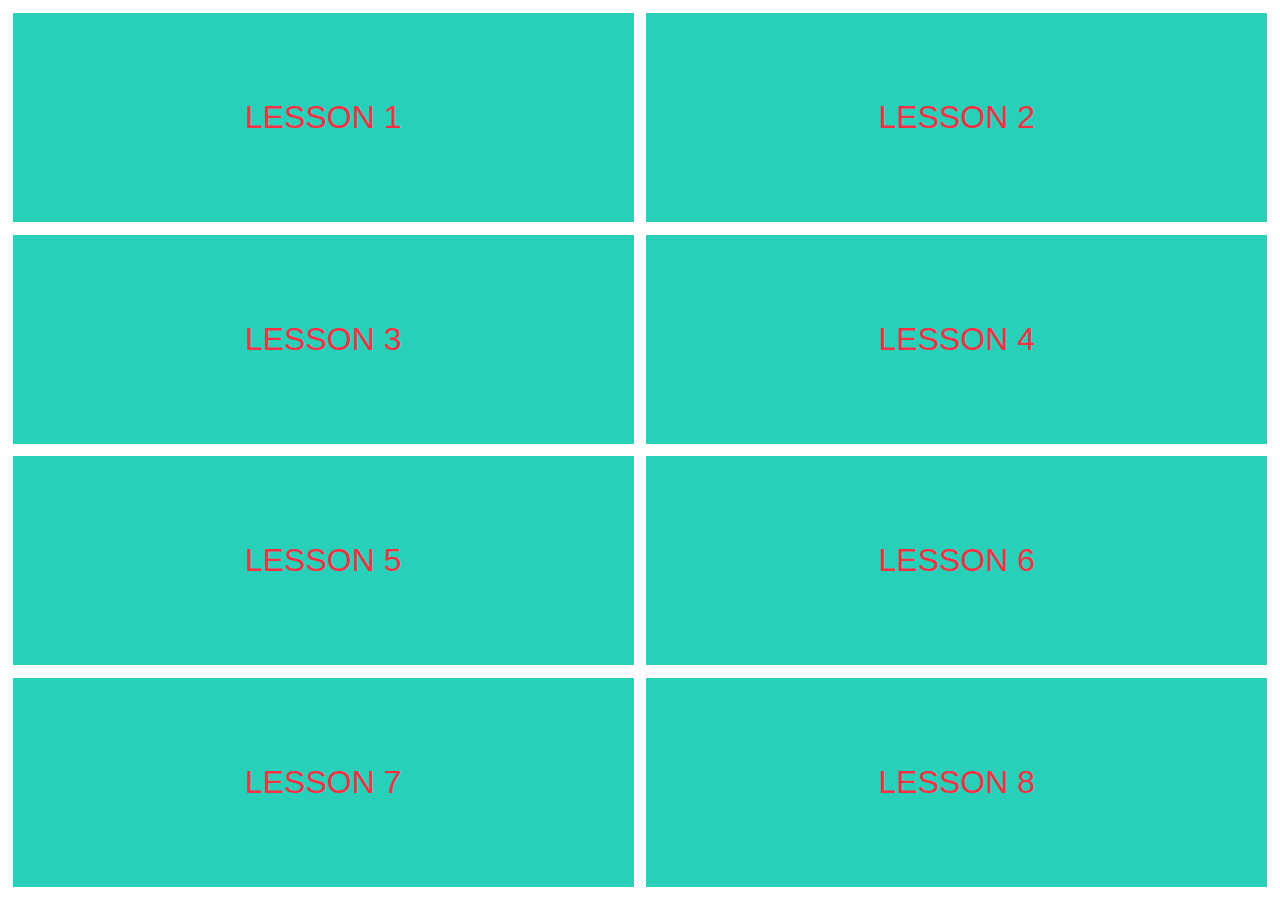
<file: index.html>
<!DOCTYPE html>
<html lang="en" dir="ltr">
  <head>
    <meta charset="utf-8">
    <meta name="viewport" content="width=device-width initial-scale=1.0">
    <title>JS level 1</title>
    <link rel="stylesheet" href="css/style.css">
  </head>
  <body>
    <div class="container container-grid">
      <a class='container--link' href="html/lesson_1.html">Lesson 1</a>
      <a class='container--link' href="html/lesson_2.html">Lesson 2</a>
      <a class='container--link' href="html/lesson_3.html">Lesson 3</a>
      <a class='container--link' href="html/lesson_4.html">Lesson 4</a>
      <a class='container--link' href="html/lesson_5.html">Lesson 5</a>
      <a class='container--link' href="html/lesson_6.html">Lesson 6</a>
      <a class='container--link' href="html/lesson_7.html">Lesson 7</a>
      <a class='container--link' href="html/lesson_8.html">Lesson 8</a>
    </div>
  </body>
</html>
</file>
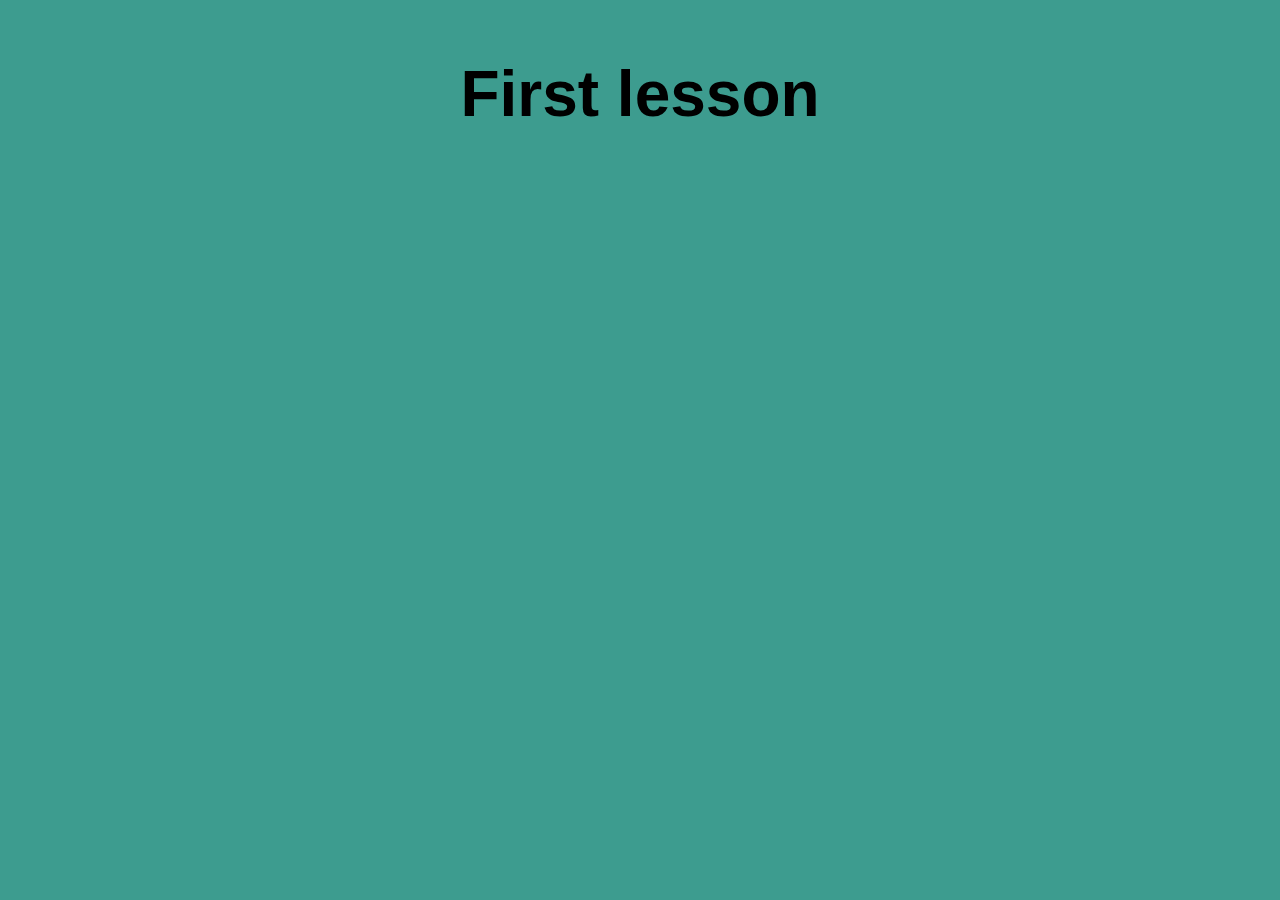
<file: html/lesson_1.html>
<!DOCTYPE html>
<html lang="en" dir="ltr">
  <head>
    <meta charset="utf-8">
    <meta name="viewport" content="width=device-width initial-scale=1.0">
    <title>Lesson 1</title>
    <link rel="stylesheet" href="../css/style.css">
    <link rel="stylesheet" href="../css/media.css">
    <!-- Fourth exercise -->
    <script src="../js/lesson_1.js" defer></script>
  </head>
  <body>
    <div class="container container__lesson">
        <h1 class="lesson-title">
          <a class="lesson-link" href="lesson_1.html">First lesson</a>
        </h1>
      </div>
  </body>
</html>
</file>
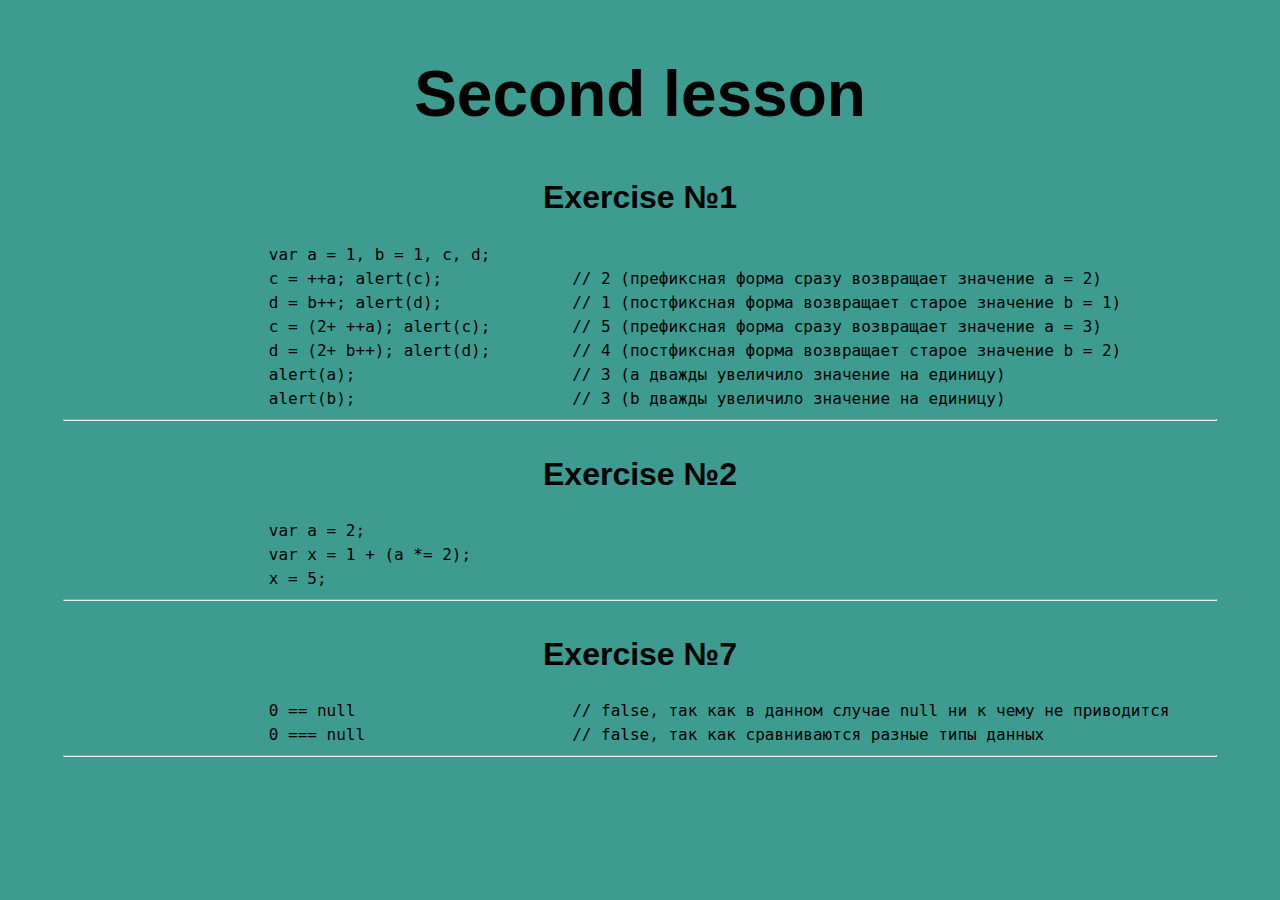
<file: html/lesson_2.html>
<!DOCTYPE html>
<html lang="en" dir="ltr">
  <head>
    <meta charset="utf-8">
    <meta name="viewport" content="width=device-width initial-scale=1.0">
    <title>Lesson 2</title>
    <link rel="stylesheet" href="../css/style.css">
    <link rel="stylesheet" href="../css/lesson_2.css">
    <link rel="stylesheet" href="../css/media.css">
  </head>
  <body>
    <div class="container container__lesson">
      <h1 class="lesson-title">
        <a class="lesson-link" href="lesson_2.html">Second lesson</a>
      </h1>
      <div class="exercise">
        <h2 class="exercise--title">Exercise №1</h2>
        <div class="exercise--wrp">
          <p class="exercise--line">
            <code>
              <span>var a = 1, b = 1, c, d;</span>
              <span></span>
            </code>
          </p>
          <p class="exercise--line">
            <code>
              <span>c = ++a; alert(c);</span>
              <span>// 2 (префиксная форма сразу возвращает значение a = 2)</span>
            </code>
          </p>
          <p class="exercise--line">
            <code>
              <span>d = b++; alert(d);</span>
              <span>// 1 (постфиксная форма возвращает старое значение b = 1)</span>
            </code>
          </p>
          <p class="exercise--line">
            <code>
              <span>c = (2+ ++a); alert(c);</span>
              <span>// 5 (префиксная форма сразу возвращает значение a = 3)</span>
            </code>
          </p>
          <p class="exercise--line">
            <code>
              <span>d = (2+ b++); alert(d);</span>
              <span>// 4 (постфиксная форма возвращает старое значение b = 2)</span>
            </code>
          </p>
          <p class="exercise--line">
            <code>
              <span>alert(a);</span>
              <span>// 3 (a дважды увеличило значение на единицу)</span>
            </code>
          </p>
          <p class="exercise--line">
            <code>
              <span>alert(b);</span>
              <span>// 3 (b дважды увеличило значение на единицу)</span>
            </code>
          </p>
        </div>
      </div>
      <hr class="exercise-divider">
      <div class="exercise">
        <h2 class="exercise--title">Exercise №2</h2>
        <div class="exercise--wrp">
          <p class="exercise--line"><code><span>var a = 2;</span></code></p>
          <p class="exercise--line"><code><span>var x = 1 + (a *= 2);</span></code></p>
          <p class="exercise--line"><code><span>x = 5;</span></code></p>
        </div>
      </div>
      <hr class="exercise-divider">
      <div class="exercise">
        <h2 class="exercise--title">Exercise №7</h2>
        <p class="exercise--line"><code><span>0 == null</span><span>// false, так как в данном случае null ни к чему не приводится</span></code></p>
        <p class="exercise--line"><code><span>0 === null</span><span>// false, так как сравниваются разные типы данных</span></code></p>

      </div>
      <hr class="exercise-divider">
    </div>
    <script src="../js/lesson_2.js"></script>
  </body>
</html>
</file>
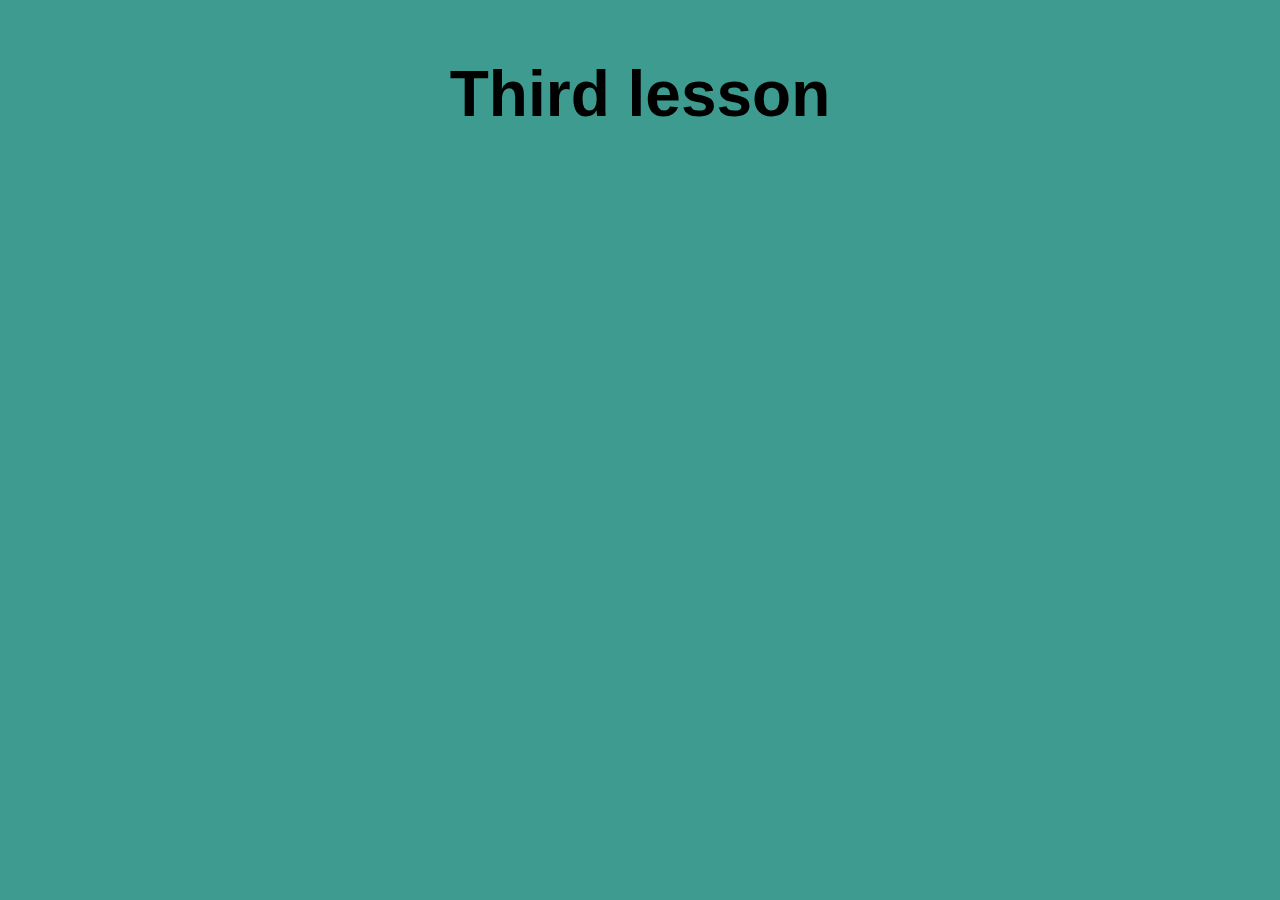
<file: html/lesson_3.html>
<!DOCTYPE html>
<html lang="en" dir="ltr">
  <head>
    <meta charset="utf-8">
    <meta name="viewport" content="width=device-width initial-scale=1.0">
    <title>Lesson 3</title>
    <link rel="stylesheet" href="../css/style.css">
    <link rel="stylesheet" href="../css/media.css">
  </head>
  <body>
    <div class="container container__lesson">
      <h1 class="lesson-title">
        <a class="lesson-link" href="lesson_3.html">Third lesson</a>
      </h1>
    </div>
    <script src="../js/lesson_3.js"></script>
  </body>
</html>
</file>
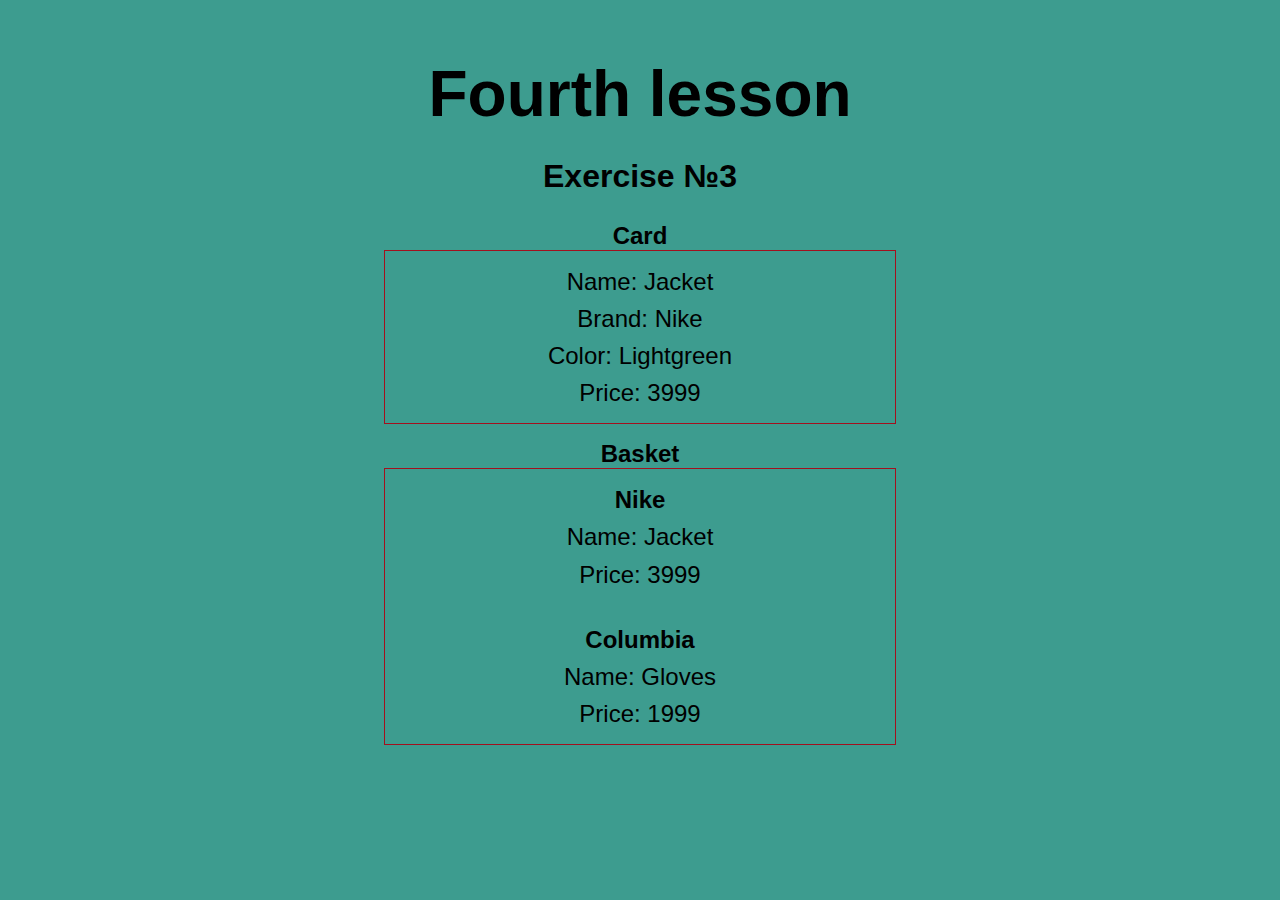
<file: html/lesson_4.html>
<!DOCTYPE html>
<html lang="en" dir="ltr">
  <head>
    <meta charset="utf-8">
    <meta name="viewport" content="width=device-width initial-scale=1.0">
    <title>Lesson 4</title>
    <link rel="stylesheet" href="../css/style.css">
    <link rel="stylesheet" href="../css/lesson_4.css">
    <link rel="stylesheet" href="../css/media.css">
  </head>
  <body>
    <div class="container container__lesson">
      <h1 class="lesson-title">
        <a class="lesson-link" href="lesson_4.html">Fourth lesson</a>
      </h1>
      <h2 class="exercise--title">Exercise №3</h2>
      <h2 class="header-h3">Card</h2>
      <div class="card">
        <p class="card--name"></p>
        <p class="card--brand"></p>
        <p class="card--color"></p>
        <p class="card--price"></p>
      </div>
      <h2 class="header-h3">Basket</h2>
      <div class="basket">
        <p class="basket--brand-0"></p>
        <p class="basket--name-0"></p>
        <p class="basket--price-0"></p><br>
        <p class="basket--brand-1"></p>
        <p class="basket--name-1"></p>
        <p class="basket--price-1"></p>
      </div>
    </div>
    <script src="../js/lesson_4.js"></script>
  </body>
</html>
</file>
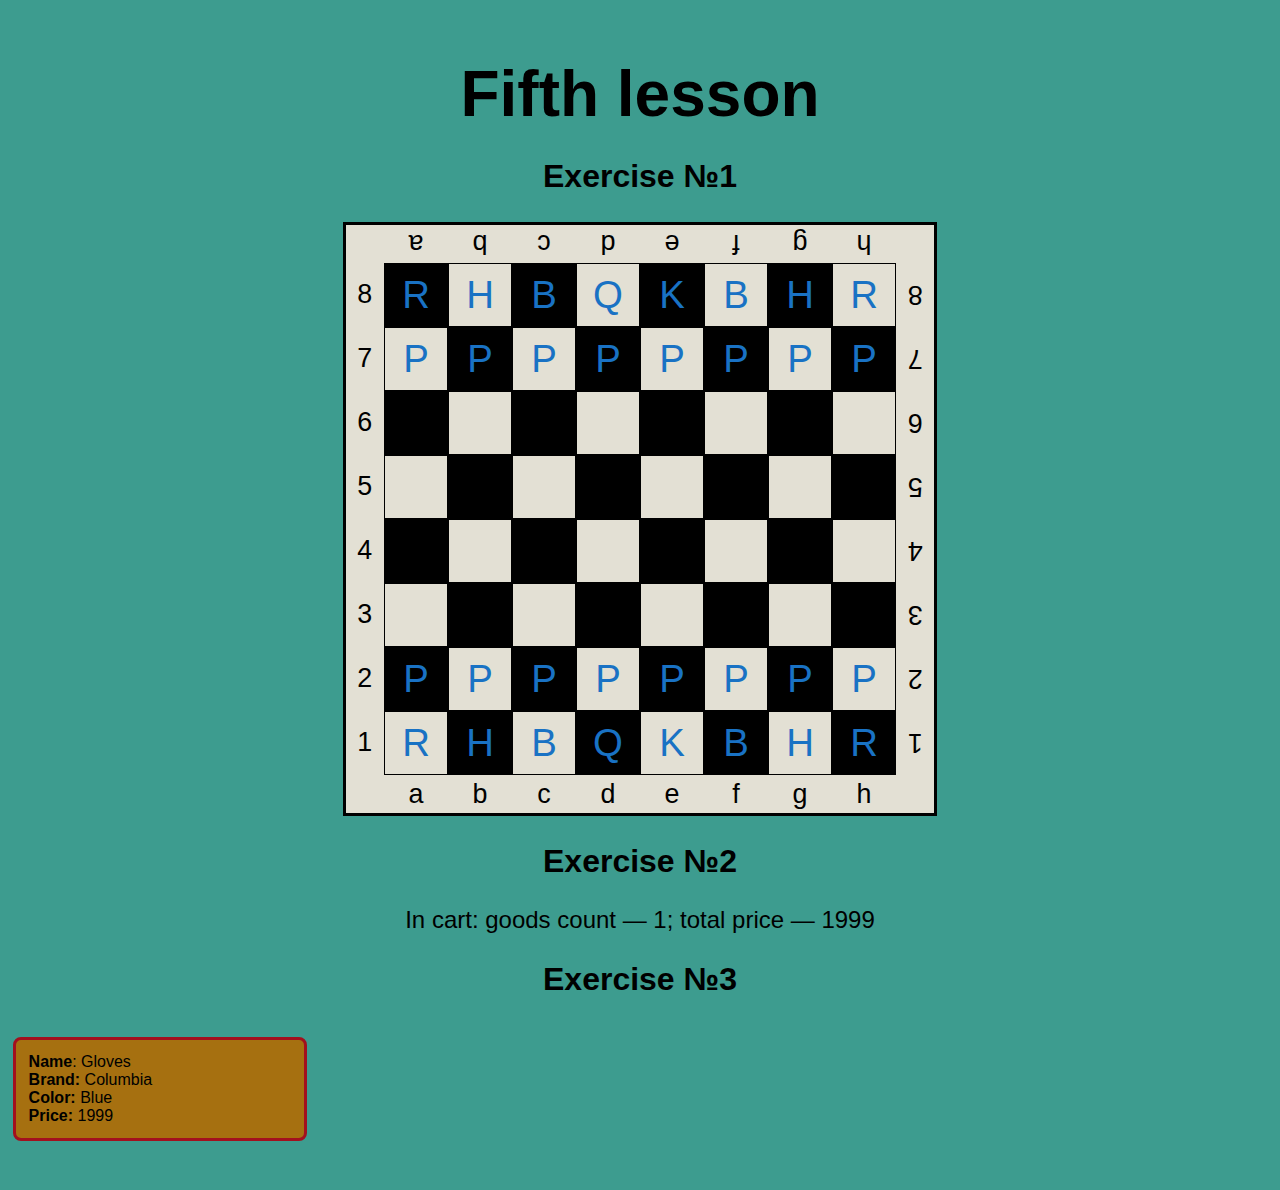
<file: html/lesson_5.html>
<!DOCTYPE html>
<html lang="en" dir="ltr">
  <head>
    <meta charset="utf-8">
    <meta name="viewport" content="width=device-width initial-scale=1.0">
    <title>Lesson 5</title>
    <link rel="stylesheet" href="../css/style.css">
    <link rel="stylesheet" href="../css/lesson_5.css">
    <link rel="stylesheet" href="../css/media.css">
  </head>
  <body>
    <div class="container container__lesson">
      <h1 class="lesson-title">
        <a class="lesson-link" href="lesson_5.html">Fifth lesson</a>
      </h1>
      <h2 class="exercise--title">Exercise №1</h2>
      <div class="board-wrp">
        <div class="board"></div>
      </div>
      <h2 class="exercise--title">Exercise №2</h2>
      <div class="cart-data"></div>
      <h2 class="exercise--title">Exercise №3</h2>
      <div class="catalog"></div>
    </div>
    <script src="../js/lesson_5.js"></script>
  </body>
</html>
</file>
<file: css/style.css>
body, html {
  min-height: 100%;
}

body {
  margin: 0;
  font: normal 16px Arial, sans-serif;
}

p {
  margin: 0; 
}

.container {
	width: 100%;
	min-height: 100vh;
  box-sizing: border-box;
}

.container-grid {
  display: grid;
  grid-template-columns: auto auto;
  grid-gap: 1vw;
  padding: 1vw;
}

.container__lesson {
  padding: 4vh 0;
  background: #3D9C8F;
}

.container--link {
	display: flex;
	justify-content: center;
	align-items: center;
	background: #28d0b9;
  color: #fb3044;
	font-size: 2em;
	text-align: center;
	text-decoration: none;
	text-transform: uppercase;
	box-sizing: border-box;
}

.container--link[href="#"] {
	background: #81e8d9;
  cursor: not-allowed;
}

.container--link:hover,
.lesson-link:hover {
	color: #a3101e;
}

.container--link:active,
.lesson-link:active {
	color: #a67010;
}

.lesson-title {
  text-align: center;
}

.lesson-link {
  text-decoration: none;
  font-size: 2em;
  color: #000;
}

.exercise--title {
  font-size: 2em;
  text-align: center;
}
</file>
<file: css/media.css>
@media only screen and (max-width: 992px) {
  .container {
    font-size: .8em;
    width: 100%;
  }

  .exercise--line code {
  	padding: 0 0 0 13%;
  }
}

@media only screen and (max-width: 564px) {
  .card,
  .basket {
    width: 90%;
  }

  .cart_rendered {
    width: 90%;
  }

  .card--img {
  	width: auto;
  	height: 48%;
  	position: absolute;
  	right: 1em;
  	top: 1em;
  }

  .cart--nav-btn {
    margin: 0 .3em;
  }

  .modal--img {
    height: 50%;
  }

  .row {
    font-size: .8em;
  }
}
</file>
<file: css/lesson_2.css>
.exercise {
	display: flex;
	flex-direction: column;
	align-items: center;
}

.exercise--wrp {
  width: 100%;
	display: flex;
	flex-direction: column;
  align-items: center;
}

.exercise--line {
  margin: 0;
  width: 100%;
  line-height: 1.5;
}

.exercise--line code {
  padding: 0 0 0 21%;
	display: flex;
  justify-content: flex-start;
}

.exercise--line code > span:first-of-type {
  width: 30%;
}

.exercise--line code > span:last-of-type {
  width: 70%;
}

.exercise-divider {
  width: 90%;
  color: #fff;
}
</file>
<file: css/lesson_4.css>
.header-h3 {
	text-align: center;
	font-size: 1.5em;
	margin: 0;
}

.exercise--title {
  font-size: 2em;
	text-align: center;
}

.card,
.basket {
	width: 40%;
	box-sizing: border-box;
	margin: 0 auto 1rem;
	text-align: center;
	font-size: 1.5em;
	padding: .5em;
	border: 1px solid #a3101e;
}

.card p,
.basket p {
	margin: 0;
	line-height: 1.55;
}
</file>
<file: css/lesson_5.css>
.board-wrp {
  display: -webkit-flex;
  display: -ms-flex;
  display: flex;
  justify-content: center;
}
.board {
  background: #e3e0d4;
	margin: 0 auto;
	box-sizing: border-box;
  border: 3px solid black;
}

.row {
	display: flex;
	color: #1972c4;
  flex: 0 1 100%;
  font-size: 3vw;
}
.square {
  border: 1px solid black;
  box-sizing: border-box;
}
.numbers {
	display: flex;
	justify-content: center;
	align-items: center;
	padding: 0 6px;
	font-size: .7em;
	color: initial;
	box-sizing: border-box;
}
.numbers_rotate {
	transform: rotate(180deg);
}

.letters {
	display: flex;
	justify-content: center;
	align-items: center;
	font-size: .7em;
	padding: 6px 0;
  box-sizing: border-box;
	color: initial;
}
.letters_rotate {
	transform: rotate(180deg);
}

.white {
	background: #e3e0d4;
	box-sizing: border-box;
	display: flex;
	justify-content: center;
	align-items: center;
}

.black {
	background-color: #000;
	box-sizing: border-box;
	display: flex;
	justify-content: center;
	align-items: center;
}

.catalog {
	display: flex;
	flex-wrap: wrap;
	justify-content: flex-start;
}

.product-card {
	width: 23%;
	border: 3px solid #a3101e;
	border-radius: 8px;
	margin: 1% 1%;
	padding: 1% 1%;
	box-sizing: border-box;
	background: #a67010;
}

.cart-data {
	text-align: center;
	font-size: 1.5em;
}
</file>
